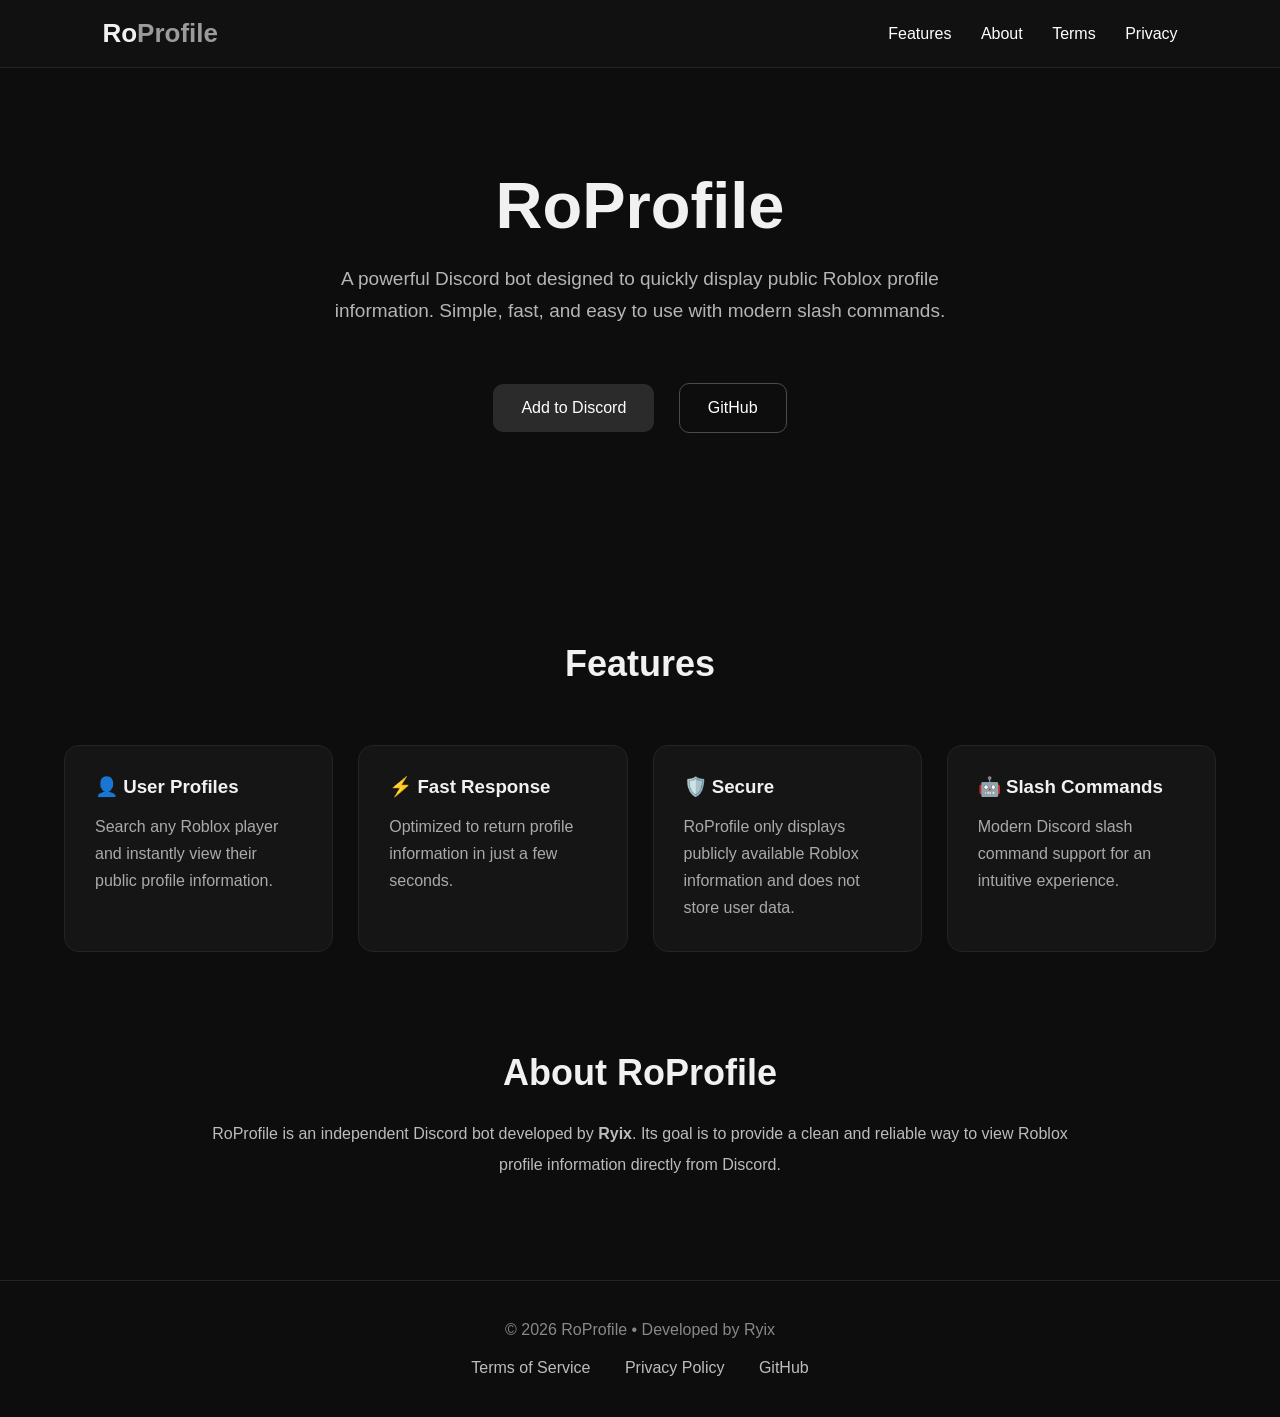
<file: index.html>
<!DOCTYPE html>
<html lang="en">
<head>
<meta charset="UTF-8">
<meta name="viewport" content="width=device-width, initial-scale=1.0">

<title>RoProfile</title>

<link rel="preconnect" href="https://fonts.googleapis.com">
<link rel="preconnect" href="https://fonts.gstatic.com" crossorigin>

<style>

*{
    margin:0;
    padding:0;
    box-sizing:border-box;
    font-family:Segoe UI,Arial,sans-serif;
}

html{
    scroll-behavior:smooth;
}

body{
    background:#0d0d0d;
    color:#f1f1f1;
}

/* NAVBAR */

nav{
    width:100%;
    padding:18px 8%;
    display:flex;
    justify-content:space-between;
    align-items:center;

    background:#111;
    border-bottom:1px solid #242424;

    position:sticky;
    top:0;
    z-index:999;
}

.logo{

    font-size:26px;
    font-weight:bold;

}

.logo span{

    color:#9b9b9b;

}

nav a{

    color:white;
    text-decoration:none;
    margin-left:25px;

    transition:.2s;

}

nav a:hover{

    color:#bdbdbd;

}

/* HERO */

.hero{

    padding:100px 20px;
    text-align:center;

}

.hero h1{

    font-size:65px;
    margin-bottom:20px;

}

.hero p{

    color:#b5b5b5;
    font-size:19px;
    max-width:700px;
    margin:auto;
    line-height:1.7;

}

.buttons{

    margin-top:45px;

}

.btn{

    display:inline-block;

    padding:15px 28px;

    border-radius:10px;

    text-decoration:none;

    margin:10px;

    transition:.25s;

}

.primary{

    background:#2b2b2b;
    color:white;

}

.primary:hover{

    background:#3b3b3b;

}

.secondary{

    border:1px solid #4b4b4b;
    color:white;

}

.secondary:hover{

    background:#1b1b1b;

}

/* FEATURES */

.features{

    width:90%;
    max-width:1200px;
    margin:100px auto;

}

.features h2{

    text-align:center;
    margin-bottom:60px;
    font-size:36px;

}

.grid{

    display:grid;

    grid-template-columns:repeat(auto-fit,minmax(250px,1fr));

    gap:25px;

}

.card{

    background:#151515;

    border:1px solid #242424;

    border-radius:15px;

    padding:30px;

    transition:.25s;

}

.card:hover{

    transform:translateY(-5px);

    border-color:#4b4b4b;

}

.card h3{

    margin-bottom:15px;

}

.card p{

    color:#aaaaaa;
    line-height:1.7;

}

/* ABOUT */

.about{

    width:90%;
    max-width:900px;

    margin:100px auto;

    text-align:center;

}

.about h2{

    margin-bottom:25px;
    font-size:36px;

}

.about p{

    color:#bcbcbc;
    line-height:1.9;

}

/* FOOTER */

footer{

    margin-top:100px;

    padding:40px;

    text-align:center;

    border-top:1px solid #242424;

    color:#888;

}

.footer-links{

    margin-top:20px;

}

.footer-links a{

    color:#bdbdbd;
    margin:0 15px;
    text-decoration:none;

}

.footer-links a:hover{

    color:white;

}

</style>

</head>
<body>

<nav>

<div class="logo">
Ro<span>Profile</span>
</div>

<div>

<a href="#features">Features</a>

<a href="#about">About</a>

<a href="terms.html">Terms</a>

<a href="privacy.html">Privacy</a>

</div>

</nav>

<section class="hero">

<h1>RoProfile</h1>

<p>

A powerful Discord bot designed to quickly display public Roblox profile information.
Simple, fast, and easy to use with modern slash commands.

</p>

<div class="buttons">

<a class="btn primary" href="https://discord.com/oauth2/authorize?client_id=1519099198434181231&permissions=8&integration_type=0&scope=bot+applications.commands">
Add to Discord
</a>

<a class="btn secondary" href="https://github.com/p3driinzz/roprofile">
GitHub
</a>

</div>

</section>

<section class="features" id="features">

<h2>Features</h2>

<div class="grid">

<div class="card">

<h3>👤 User Profiles</h3>

<p>

Search any Roblox player and instantly view their public profile information.

</p>

</div>

<div class="card">

<h3>⚡ Fast Response</h3>

<p>

Optimized to return profile information in just a few seconds.

</p>

</div>

<div class="card">

<h3>🛡️ Secure</h3>

<p>

RoProfile only displays publicly available Roblox information and does not store user data.

</p>

</div>

<div class="card">

<h3>🤖 Slash Commands</h3>

<p>

Modern Discord slash command support for an intuitive experience.

</p>

</div>

</div>

</section>

<section class="about" id="about">

<h2>About RoProfile</h2>

<p>

RoProfile is an independent Discord bot developed by <strong>Ryix</strong>.
Its goal is to provide a clean and reliable way to view Roblox profile information directly from Discord.

</p>

</section>

<footer>

© 2026 RoProfile • Developed by Ryix

<div class="footer-links">

<a href="terms.html">Terms of Service</a>

<a href="privacy.html">Privacy Policy</a>

<a href="https://github.com/p3driinzz/roprofile">GitHub</a>

</div>

</footer>

</body>
</html>
</file>
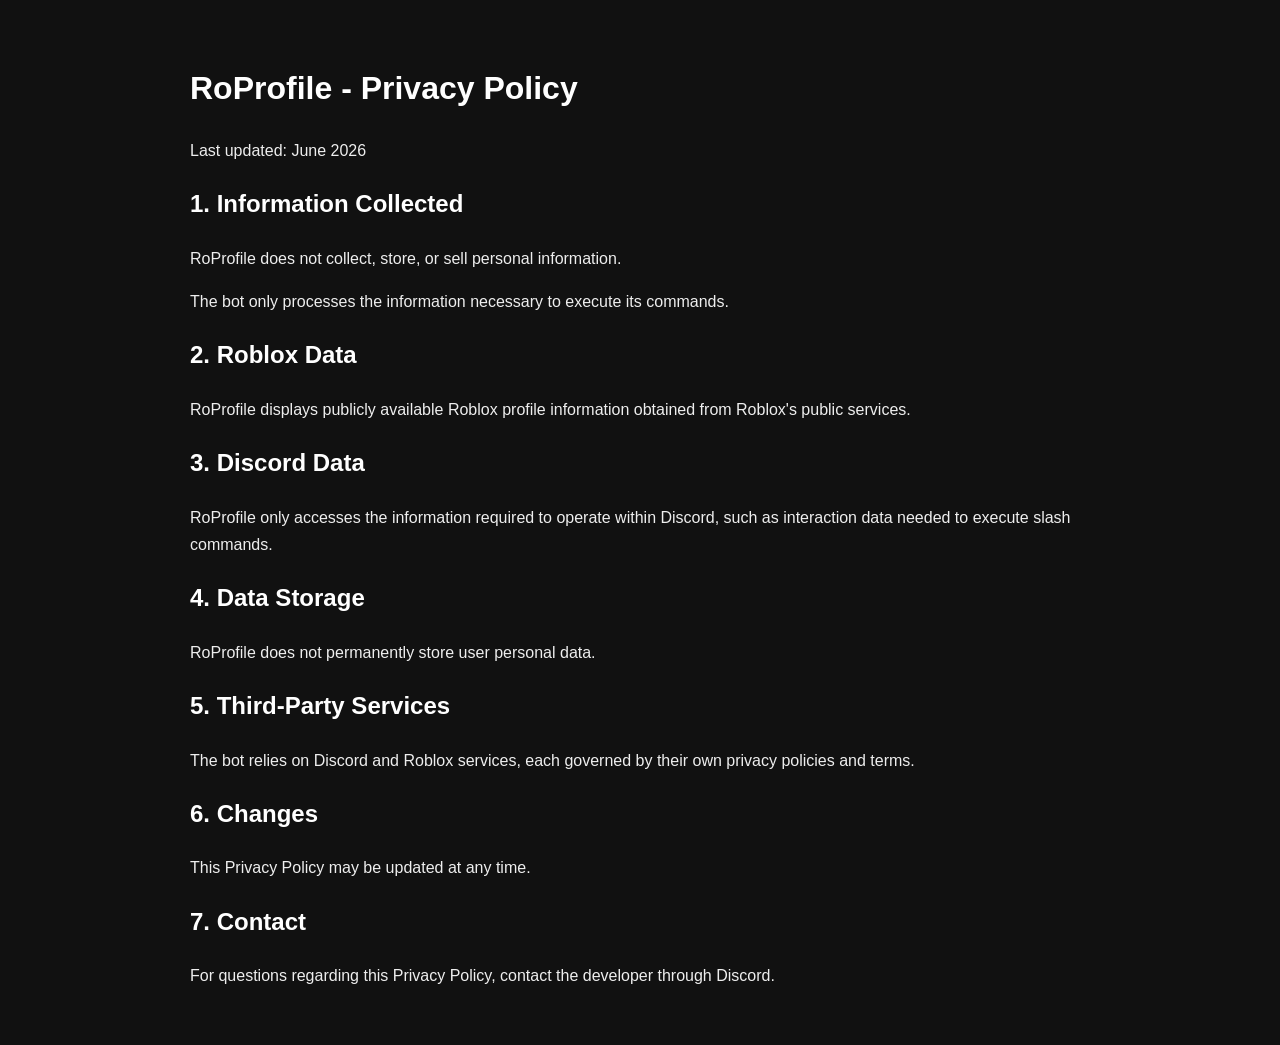
<file: privacy.html>
<!DOCTYPE html>
<html lang="en">
<head>
<meta charset="UTF-8">
<title>RoProfile - Privacy Policy</title>
<style>
body{
    font-family: Arial, Helvetica, sans-serif;
    background:#111;
    color:#eee;
    max-width:900px;
    margin:auto;
    padding:40px;
    line-height:1.7;
}
h1,h2{color:#fff;}
a{color:#5da9ff;}
</style>
</head>
<body>

<h1>RoProfile - Privacy Policy</h1>

<p>Last updated: June 2026</p>

<h2>1. Information Collected</h2>

<p>RoProfile does not collect, store, or sell personal information.</p>

<p>The bot only processes the information necessary to execute its commands.</p>

<h2>2. Roblox Data</h2>

<p>RoProfile displays publicly available Roblox profile information obtained from Roblox's public services.</p>

<h2>3. Discord Data</h2>

<p>RoProfile only accesses the information required to operate within Discord, such as interaction data needed to execute slash commands.</p>

<h2>4. Data Storage</h2>

<p>RoProfile does not permanently store user personal data.</p>

<h2>5. Third-Party Services</h2>

<p>The bot relies on Discord and Roblox services, each governed by their own privacy policies and terms.</p>

<h2>6. Changes</h2>

<p>This Privacy Policy may be updated at any time.</p>

<h2>7. Contact</h2>

<p>For questions regarding this Privacy Policy, contact the developer through Discord.</p>

</body>
</html>
</file>
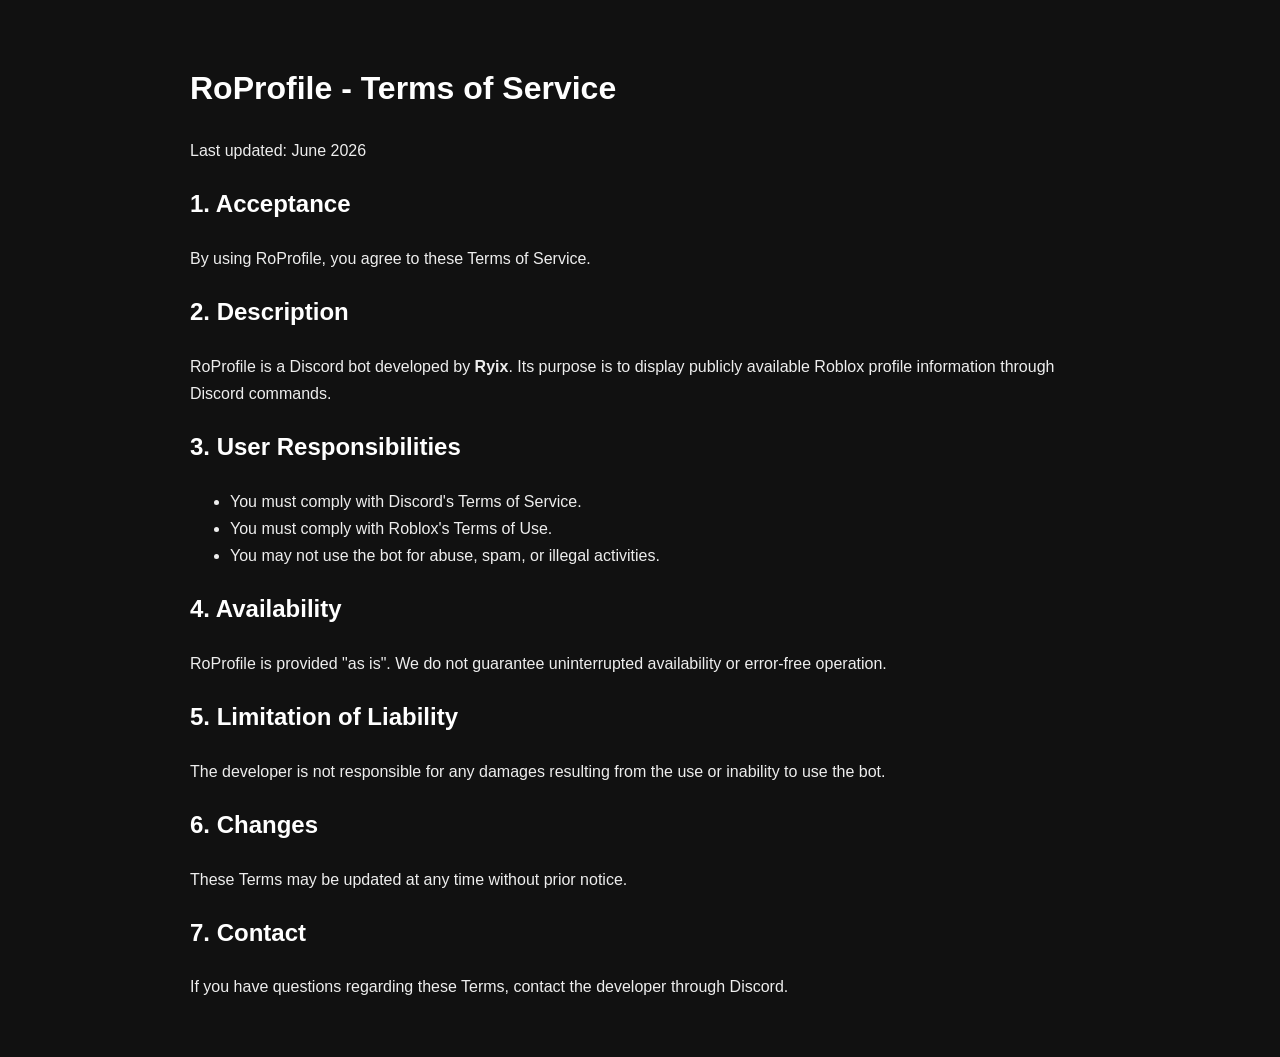
<file: terms.html>
<!DOCTYPE html>
<html lang="en">
<head>
<meta charset="UTF-8">
<title>RoProfile - Terms of Service</title>
<style>
body{
    font-family: Arial, Helvetica, sans-serif;
    background:#111;
    color:#eee;
    max-width:900px;
    margin:auto;
    padding:40px;
    line-height:1.7;
}
h1,h2{color:#fff;}
a{color:#5da9ff;}
</style>
</head>
<body>

<h1>RoProfile - Terms of Service</h1>

<p>Last updated: June 2026</p>

<h2>1. Acceptance</h2>

<p>By using RoProfile, you agree to these Terms of Service.</p>

<h2>2. Description</h2>

<p>RoProfile is a Discord bot developed by <strong>Ryix</strong>. Its purpose is to display publicly available Roblox profile information through Discord commands.</p>

<h2>3. User Responsibilities</h2>

<ul>
<li>You must comply with Discord's Terms of Service.</li>
<li>You must comply with Roblox's Terms of Use.</li>
<li>You may not use the bot for abuse, spam, or illegal activities.</li>
</ul>

<h2>4. Availability</h2>

<p>RoProfile is provided "as is". We do not guarantee uninterrupted availability or error-free operation.</p>

<h2>5. Limitation of Liability</h2>

<p>The developer is not responsible for any damages resulting from the use or inability to use the bot.</p>

<h2>6. Changes</h2>

<p>These Terms may be updated at any time without prior notice.</p>

<h2>7. Contact</h2>

<p>If you have questions regarding these Terms, contact the developer through Discord.</p>

</body>
</html>
</file>
